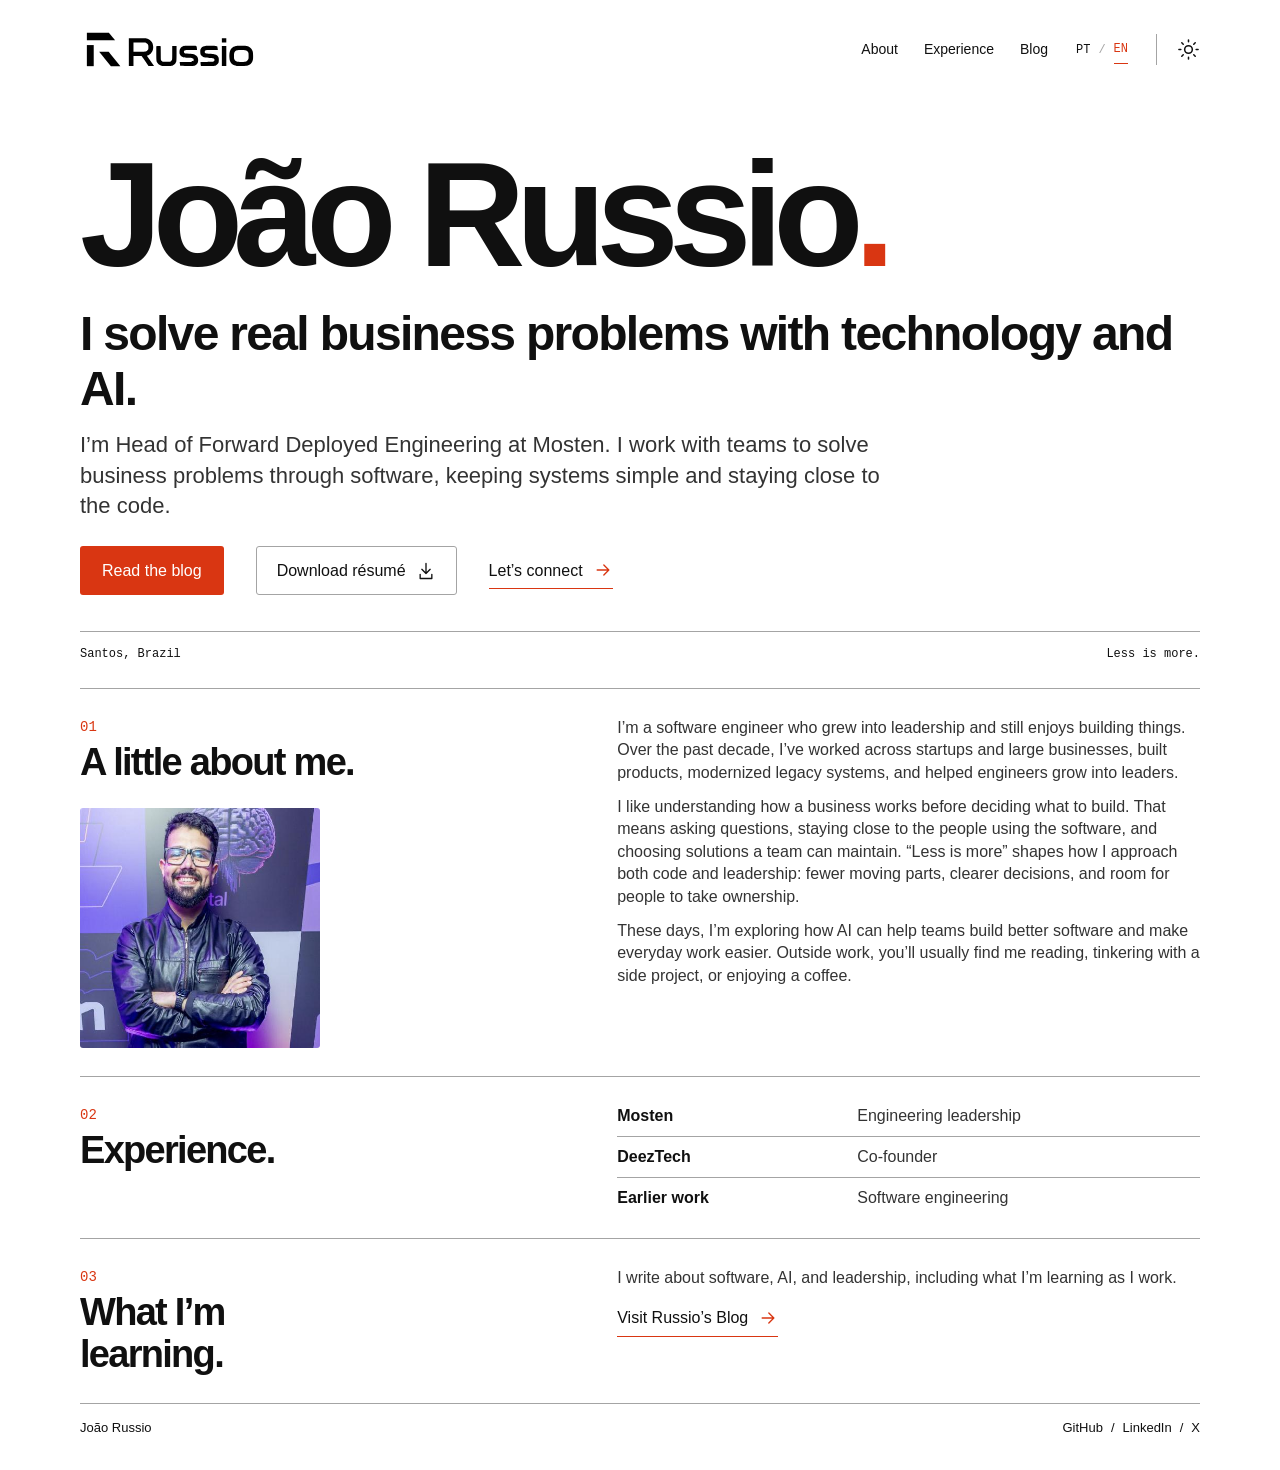
<file: index.html>
<!doctype html>
<html lang="en">
<head>
  <meta charset="utf-8">
  <meta name="viewport" content="width=device-width, initial-scale=1">
  <meta name="color-scheme" content="light dark">
  <title>João Russio | Engineering, AI &amp; Leadership</title>
  <meta name="description" content="I’m Head of Forward Deployed Engineering at Mosten. I build software, lead teams, and bring AI into everyday business.">
  <link rel="canonical" href="https://johnrenatodev.github.io/">
  <link rel="alternate" hreflang="en" href="https://johnrenatodev.github.io/">
  <link rel="alternate" hreflang="pt-BR" href="https://johnrenatodev.github.io/pt/">
  <link rel="alternate" hreflang="x-default" href="https://johnrenatodev.github.io/">
  <meta property="og:type" content="website">
  <meta property="og:url" content="https://johnrenatodev.github.io/">
  <meta property="og:title" content="João Russio | Engineering, AI &amp; Leadership">
  <meta property="og:description" content="I solve real business problems with technology and AI. I write about software, AI, leadership, and what I’m learning.">
  <meta property="og:image" content="https://johnrenatodev.github.io/img/joao-russio.jpg">
  <meta property="og:locale" content="en_US">
  <meta name="twitter:card" content="summary">
  <link rel="icon" href="/img/favicon.svg?v=2" type="image/svg+xml">
  <script>
    (() => {
      let language;
      try { language = localStorage.getItem('language'); } catch {}
      const explicitLanguage = new URLSearchParams(location.search).get('lang');
      if (explicitLanguage === 'pt' || (explicitLanguage !== 'en' &&
          (language === 'pt' || (!language && navigator.language.toLowerCase().startsWith('pt'))))) {
        document.documentElement.dataset.languageRedirect = 'true';
        location.replace('/pt/' + location.hash);
      }
      let theme;
      try { theme = localStorage.getItem('theme'); } catch {}
      document.documentElement.dataset.theme = theme === 'light' || theme === 'dark'
        ? theme : (matchMedia('(prefers-color-scheme: dark)').matches ? 'dark' : 'light');
    })();
  </script>
  <link rel="stylesheet" href="/css/portfolio.css?v=5">
  <script src="/js/portfolio.js?v=2" defer></script>
</head>
<body>
  <a class="skip-link" href="#main">Skip to content</a>
  <svg class="icon-definitions" xmlns="http://www.w3.org/2000/svg" aria-hidden="true">
    <symbol id="arrow" viewBox="0 0 24 24"><path d="M5 12h14m-6-6 6 6-6 6"/></symbol>
    <symbol id="download" viewBox="0 0 24 24"><path d="M12 3v12m-5-5 5 5 5-5M5 16v5h14v-5"/></symbol>
    <symbol id="sun" viewBox="0 0 24 24"><circle cx="12" cy="12" r="4"/><path d="M12 2v2m0 16v2M2 12h2m16 0h2M5 5l1.5 1.5m11 11L19 19M5 19l1.5-1.5m11-11L19 5"/></symbol>
    <symbol id="moon" viewBox="0 0 24 24"><path d="M20.5 14A9 9 0 0 1 10 3.5 9 9 0 1 0 20.5 14Z"/></symbol>
  </svg>
  <div class="page">
    <header class="site-header">
      <a class="wordmark" href="#main" aria-label="João Russio, home"><img class="logo-light" src="/img/russio-logo-preto.svg" width="180" height="47" alt="Russio"><img class="logo-dark" src="/img/russio-logo-branco.svg" width="180" height="47" alt="Russio"></a>
      <nav aria-label="Main navigation"><a href="#about">About</a><a href="#experiences">Experience</a><a href="#blog">Blog</a></nav>
      <nav class="language-switch" aria-label="Language">
        <a href="/pt/" lang="pt-BR" hreflang="pt-BR" data-language="pt" aria-label="Português">PT</a>
        <span aria-hidden="true">/</span>
        <a href="/?lang=en" lang="en" hreflang="en" data-language="en" aria-label="English" aria-current="page">EN</a>
      </nav>
      <button class="theme-toggle" type="button" aria-label="Switch to dark mode" hidden>
        <svg class="icon sun" aria-hidden="true"><use href="#sun"/></svg>
        <svg class="icon moon" aria-hidden="true"><use href="#moon"/></svg>
      </button>
    </header>
    <main id="main">
      <section class="hero" aria-labelledby="intro-title">
        <h1 id="intro-title">João Russio<span>.</span></h1>
        <h2>I solve real business problems with technology and AI.</h2>
        <p class="intro">I’m Head of Forward Deployed Engineering at Mosten. I work with teams to solve business problems through software, keeping systems simple and staying close to the code.</p>
        <div class="hero-actions">
          <a class="button" href="https://blog.russio.com.br/">Read the blog</a>
          <a class="resume-button" href="/downloads/joao-russio-cv-en.pdf?v=2" download="Joao-Russio-Resume-EN.pdf" aria-label="Download résumé in English (PDF)">Download résumé <svg class="icon" aria-hidden="true"><use href="#download"/></svg></a>
          <a class="text-link" href="https://www.linkedin.com/in/johnrenatodev/">Let’s connect <svg class="icon" aria-hidden="true"><use href="#arrow"/></svg></a>
        </div>
        <div class="hero-meta"><span>Santos, Brazil</span><span>Less is more.</span></div>
      </section>
      <section class="editorial-section" id="about" aria-labelledby="about-title">
        <div class="section-title">
          <span class="number" aria-hidden="true">01</span><h2 id="about-title">A little about me.</h2>
          <img class="about-photo" src="/img/joao-russio.jpg" width="460" height="460" alt="Portrait of João Russio" loading="lazy" decoding="async">
        </div>
        <div class="section-content">
          <p>I’m a software engineer who grew into leadership and still enjoys building things. Over the past decade, I’ve worked across startups and large businesses, built products, modernized legacy systems, and helped engineers grow into leaders.</p>
          <p>I like understanding how a business works before deciding what to build. That means asking questions, staying close to the people using the software, and choosing solutions a team can maintain. “Less is more” shapes how I approach both code and leadership: fewer moving parts, clearer decisions, and room for people to take ownership.</p>
          <p>These days, I’m exploring how AI can help teams build better software and make everyday work easier. Outside work, you’ll usually find me reading, tinkering with a side project, or enjoying a coffee.</p>
        </div>
      </section>
      <section class="editorial-section" id="experiences" aria-labelledby="experience-title">
        <div class="section-title"><span class="number" aria-hidden="true">02</span><h2 id="experience-title">Experience.</h2></div>
        <dl class="experience-list section-content">
          <div><dt>Mosten</dt><dd>Engineering leadership</dd></div>
          <div><dt>DeezTech</dt><dd>Co-founder</dd></div>
          <div><dt>Earlier work</dt><dd>Software engineering</dd></div>
        </dl>
      </section>
      <section class="editorial-section" id="blog" aria-labelledby="blog-title">
        <div class="section-title"><span class="number" aria-hidden="true">03</span><h2 id="blog-title">What I’m<br>learning.</h2></div>
        <div class="section-content"><p>I write about software, AI, and leadership, including what I’m learning as I work.</p><a class="text-link" href="https://blog.russio.com.br/">Visit Russio’s Blog <svg class="icon" aria-hidden="true"><use href="#arrow"/></svg></a></div>
      </section>
    </main>
    <footer><span>João Russio</span><nav aria-label="Social links"><a href="https://github.com/JohnRenatoDev">GitHub</a><span aria-hidden="true">/</span><a href="https://www.linkedin.com/in/johnrenatodev/">LinkedIn</a><span aria-hidden="true">/</span><a href="https://x.com/russio_dev">X</a></nav></footer>
  </div>
</body>
</html>
</file>
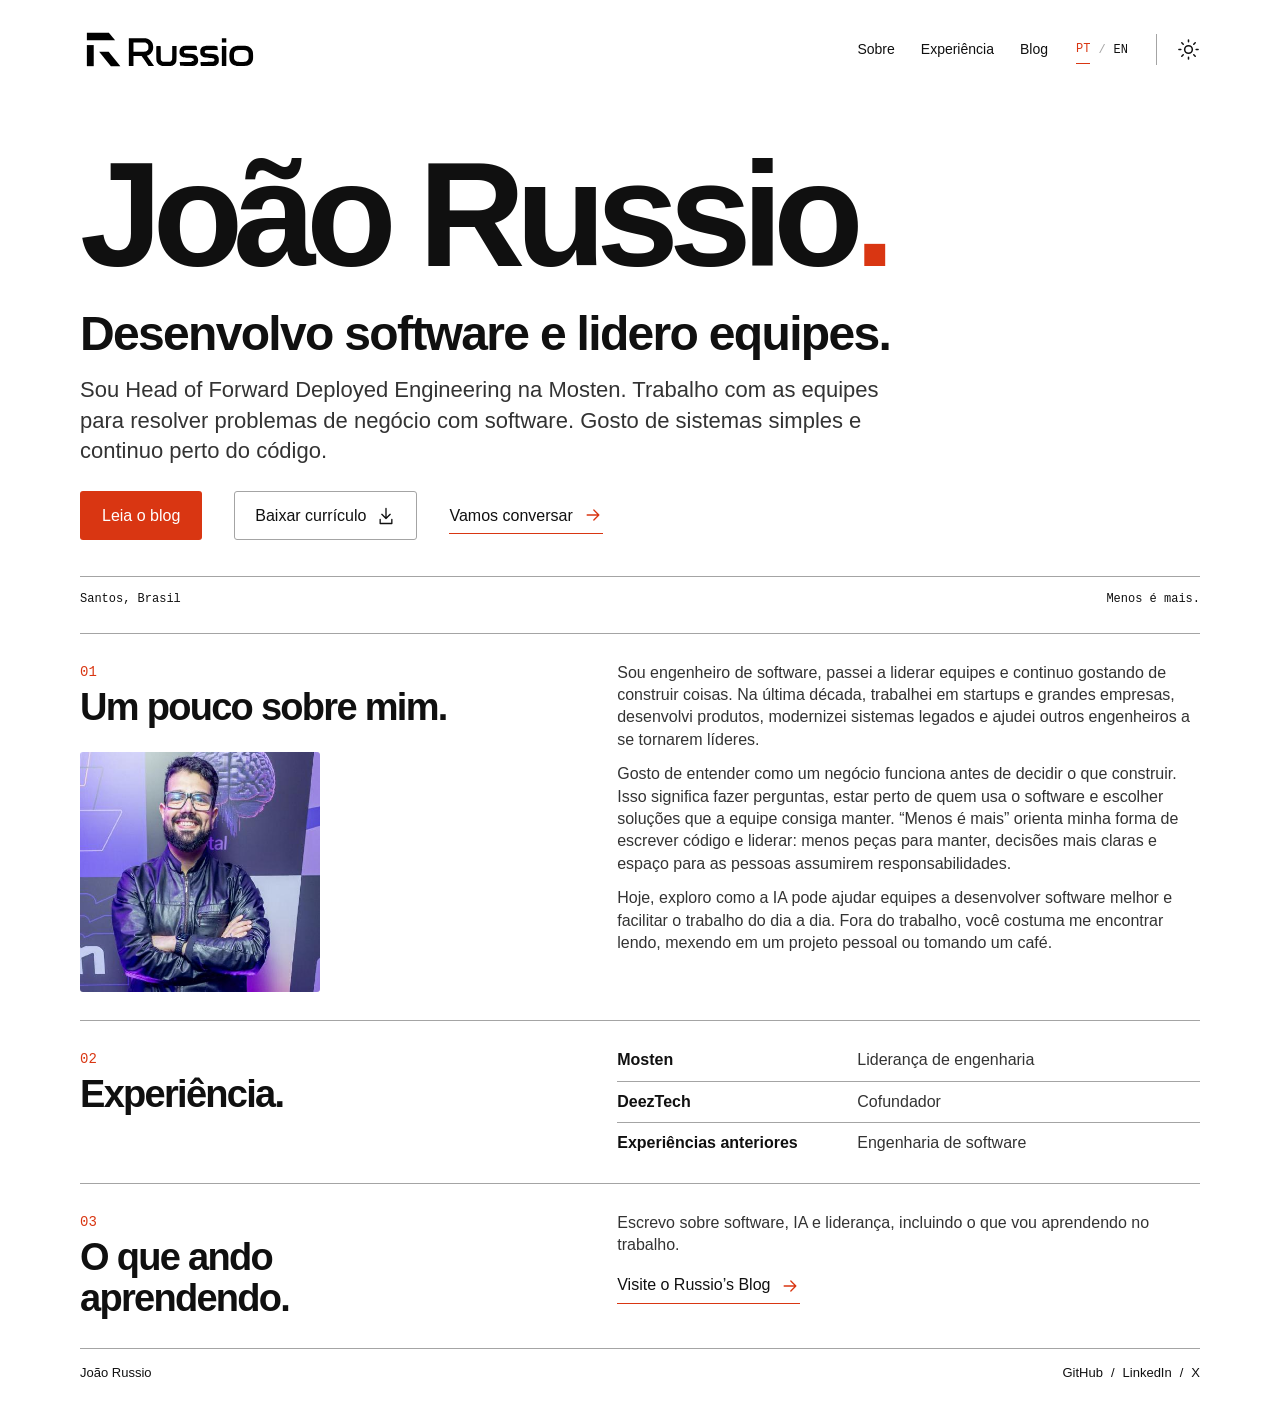
<file: pt/index.html>
<!doctype html>
<html lang="pt-BR">
<head>
  <meta charset="utf-8">
  <meta name="viewport" content="width=device-width, initial-scale=1">
  <meta name="color-scheme" content="light dark">
  <title>João Russio | Engenharia, IA e liderança</title>
  <meta name="description" content="Sou Head of Forward Deployed Engineering na Mosten. Desenvolvo software, lidero equipes e aplico IA no dia a dia dos negócios.">
  <link rel="canonical" href="https://johnrenatodev.github.io/pt/">
  <link rel="alternate" hreflang="en" href="https://johnrenatodev.github.io/">
  <link rel="alternate" hreflang="pt-BR" href="https://johnrenatodev.github.io/pt/">
  <link rel="alternate" hreflang="x-default" href="https://johnrenatodev.github.io/">
  <meta property="og:type" content="website">
  <meta property="og:url" content="https://johnrenatodev.github.io/pt/">
  <meta property="og:title" content="João Russio | Engenharia, IA e liderança">
  <meta property="og:description" content="Desenvolvo software e lidero equipes. Escrevo sobre software, IA, liderança e o que vou aprendendo.">
  <meta property="og:image" content="https://johnrenatodev.github.io/img/joao-russio.jpg">
  <meta property="og:locale" content="pt_BR">
  <meta name="twitter:card" content="summary">
  <link rel="icon" href="/img/favicon.svg?v=2" type="image/svg+xml">
  <script>
    (() => {
      let theme;
      try { theme = localStorage.getItem('theme'); } catch {}
      document.documentElement.dataset.theme = theme === 'light' || theme === 'dark'
        ? theme : (matchMedia('(prefers-color-scheme: dark)').matches ? 'dark' : 'light');
    })();
  </script>
  <link rel="stylesheet" href="/css/portfolio.css?v=5">
  <script src="/js/portfolio.js?v=2" defer></script>
</head>
<body>
  <a class="skip-link" href="#main">Pular para o conteúdo</a>
  <svg class="icon-definitions" xmlns="http://www.w3.org/2000/svg" aria-hidden="true">
    <symbol id="arrow" viewBox="0 0 24 24"><path d="M5 12h14m-6-6 6 6-6 6"/></symbol>
    <symbol id="download" viewBox="0 0 24 24"><path d="M12 3v12m-5-5 5 5 5-5M5 16v5h14v-5"/></symbol>
    <symbol id="sun" viewBox="0 0 24 24"><circle cx="12" cy="12" r="4"/><path d="M12 2v2m0 16v2M2 12h2m16 0h2M5 5l1.5 1.5m11 11L19 19M5 19l1.5-1.5m11-11L19 5"/></symbol>
    <symbol id="moon" viewBox="0 0 24 24"><path d="M20.5 14A9 9 0 0 1 10 3.5 9 9 0 1 0 20.5 14Z"/></symbol>
  </svg>
  <div class="page">
    <header class="site-header">
      <a class="wordmark" href="#main" aria-label="João Russio, início"><img class="logo-light" src="/img/russio-logo-preto.svg" width="180" height="47" alt="Russio"><img class="logo-dark" src="/img/russio-logo-branco.svg" width="180" height="47" alt="Russio"></a>
      <nav aria-label="Navegação principal"><a href="#about">Sobre</a><a href="#experiences">Experiência</a><a href="#blog">Blog</a></nav>
      <nav class="language-switch" aria-label="Idioma">
        <a href="/pt/" lang="pt-BR" hreflang="pt-BR" data-language="pt" aria-label="Português" aria-current="page">PT</a>
        <span aria-hidden="true">/</span>
        <a href="/?lang=en" lang="en" hreflang="en" data-language="en" aria-label="English">EN</a>
      </nav>
      <button class="theme-toggle" type="button" aria-label="Ativar modo escuro" hidden>
        <svg class="icon sun" aria-hidden="true"><use href="#sun"/></svg>
        <svg class="icon moon" aria-hidden="true"><use href="#moon"/></svg>
      </button>
    </header>
    <main id="main">
      <section class="hero" aria-labelledby="intro-title">
        <h1 id="intro-title">João Russio<span>.</span></h1>
        <h2>Desenvolvo software e lidero equipes.</h2>
        <p class="intro">Sou Head of Forward Deployed Engineering na Mosten. Trabalho com as equipes para resolver problemas de negócio com software. Gosto de sistemas simples e continuo perto do código.</p>
        <div class="hero-actions">
          <a class="button" href="https://blog.russio.com.br/">Leia o blog</a>
          <a class="resume-button" href="/downloads/joao-russio-cv-pt-br.pdf?v=2" download="Joao-Russio-Curriculo-PT-BR.pdf" aria-label="Baixar currículo em português (PDF)">Baixar currículo <svg class="icon" aria-hidden="true"><use href="#download"/></svg></a>
          <a class="text-link" href="https://www.linkedin.com/in/johnrenatodev/">Vamos conversar <svg class="icon" aria-hidden="true"><use href="#arrow"/></svg></a>
        </div>
        <div class="hero-meta"><span>Santos, Brasil</span><span>Menos é mais.</span></div>
      </section>
      <section class="editorial-section" id="about" aria-labelledby="about-title">
        <div class="section-title">
          <span class="number" aria-hidden="true">01</span><h2 id="about-title">Um pouco sobre mim.</h2>
          <img class="about-photo" src="/img/joao-russio.jpg" width="460" height="460" alt="Retrato de João Russio" loading="lazy" decoding="async">
        </div>
        <div class="section-content">
          <p>Sou engenheiro de software, passei a liderar equipes e continuo gostando de construir coisas. Na última década, trabalhei em startups e grandes empresas, desenvolvi produtos, modernizei sistemas legados e ajudei outros engenheiros a se tornarem líderes.</p>
          <p>Gosto de entender como um negócio funciona antes de decidir o que construir. Isso significa fazer perguntas, estar perto de quem usa o software e escolher soluções que a equipe consiga manter. “Menos é mais” orienta minha forma de escrever código e liderar: menos peças para manter, decisões mais claras e espaço para as pessoas assumirem responsabilidades.</p>
          <p>Hoje, exploro como a IA pode ajudar equipes a desenvolver software melhor e facilitar o trabalho do dia a dia. Fora do trabalho, você costuma me encontrar lendo, mexendo em um projeto pessoal ou tomando um café.</p>
        </div>
      </section>
      <section class="editorial-section" id="experiences" aria-labelledby="experience-title">
        <div class="section-title"><span class="number" aria-hidden="true">02</span><h2 id="experience-title">Experiência.</h2></div>
        <dl class="experience-list section-content">
          <div><dt>Mosten</dt><dd>Liderança de engenharia</dd></div>
          <div><dt>DeezTech</dt><dd>Cofundador</dd></div>
          <div><dt>Experiências anteriores</dt><dd>Engenharia de software</dd></div>
        </dl>
      </section>
      <section class="editorial-section" id="blog" aria-labelledby="blog-title">
        <div class="section-title"><span class="number" aria-hidden="true">03</span><h2 id="blog-title">O que ando<br>aprendendo.</h2></div>
        <div class="section-content"><p>Escrevo sobre software, IA e liderança, incluindo o que vou aprendendo no trabalho.</p><a class="text-link" href="https://blog.russio.com.br/">Visite o Russio’s Blog <svg class="icon" aria-hidden="true"><use href="#arrow"/></svg></a></div>
      </section>
    </main>
    <footer><span>João Russio</span><nav aria-label="Redes sociais"><a href="https://github.com/JohnRenatoDev">GitHub</a><span aria-hidden="true">/</span><a href="https://www.linkedin.com/in/johnrenatodev/">LinkedIn</a><span aria-hidden="true">/</span><a href="https://x.com/russio_dev">X</a></nav></footer>
  </div>
</body>
</html>
</file>
<file: css/portfolio.css>
:root { color-scheme: light; --bg: #fff; --text: #101010; --muted: #333; --line: #a4a4a4; --accent: #d93612; --hover: #b72c0e; font-family: Arial, Helvetica, sans-serif; background: var(--bg); color: var(--text); }
:root[data-theme="dark"] { color-scheme: dark; --bg: #101112; --text: #f3f3f3; --muted: #dedede; --line: #666; --accent: #ff572e; --hover: #ff704d; }
@media (prefers-color-scheme: dark) { :root:not([data-theme]) { color-scheme: dark; --bg: #101112; --text: #f3f3f3; --muted: #dedede; --line: #666; --accent: #ff572e; --hover: #ff704d; } }
* { box-sizing: border-box; }
html { scroll-behavior: smooth; scroll-padding-top: 28px; }
body { margin: 0; background: var(--bg); font-size: 16px; line-height: 1.45; }
a { color: inherit; text-decoration: none; }
a:hover { color: var(--accent); }
a, button { -webkit-tap-highlight-color: transparent; }
:focus-visible { outline: 2px solid var(--accent); outline-offset: 6px; }
button { font: inherit; color: inherit; }
.page { width: min(100% - 96px, 1120px); margin-inline: auto; }
.site-header { display: flex; align-items: center; gap: 28px; padding-block: 26px; }
.wordmark { display: inline-flex; align-items: center; flex-shrink: 0; width: 180px; }
.wordmark img { display: block; width: 100%; height: auto; }
.wordmark .logo-dark { display: none; }
[data-theme="dark"] .wordmark .logo-light { display: none; }
[data-theme="dark"] .wordmark .logo-dark { display: block; }
@media (prefers-color-scheme: dark) {
  :root:not([data-theme]) .wordmark .logo-light { display: none; }
  :root:not([data-theme]) .wordmark .logo-dark { display: block; }
}
h1 span { color: var(--accent); }
.site-header > nav:not(.language-switch) { margin-left: auto; display: flex; align-items: center; gap: 26px; font-size: 14px; }
.theme-toggle { border: 0; border-left: 1px solid var(--line); background: none; padding: 4px 0 4px 20px; cursor: pointer; display: flex; align-items: center; }
[hidden] { display: none !important; }
.theme-toggle:hover { color: var(--accent); }
.icon { width: 20px; height: 20px; fill: none; stroke: currentColor; stroke-width: 1.6; stroke-linecap: round; stroke-linejoin: round; flex-shrink: 0; }
.theme-toggle .icon { width: 23px; height: 23px; }
.moon, [data-theme="dark"] .sun { display: none; }
[data-theme="dark"] .moon { display: block; }
.hero { padding-top: clamp(22px, 3vw, 54px); }
h1, h2, p { margin: 0; }
h1 { font-size: clamp(70px, 12.6vw, 148px); line-height: 1.04; letter-spacing: -.065em; font-weight: 800; }
.hero h2 { font-size: clamp(28px, 4.7vw, 48px); letter-spacing: -.035em; line-height: 1.15; margin-top: 14px; }
.intro { font-size: clamp(18px, 2.75vw, 22px); line-height: 1.4; max-width: 820px; margin-top: 14px; color: var(--muted); text-wrap: pretty; }
.hero-actions { display: flex; flex-wrap: wrap; align-items: center; gap: 32px; margin-top: 24px; }
.button { display: inline-flex; justify-content: center; background: var(--accent); color: #fff; border-radius: 3px; padding: 13px 22px; font-size: 16px; font-weight: 500; transition: background .15s ease; }
[data-theme="dark"] .button { color: #101112; }
.button:hover { background: var(--hover); color: #fff; }
[data-theme="dark"] .button:hover { color: #101112; }
.text-link { display: inline-flex; align-items: center; gap: 10px; border-bottom: 1px solid var(--accent); padding-block: 6px; font-size: 16px; }
.text-link .icon { color: var(--accent); transition: transform .15s ease; }
.text-link:hover .icon { transform: translateX(3px); }
.hero-meta { display: flex; justify-content: space-between; border-top: 1px solid var(--line); margin-top: 36px; padding-block: 14px 24px; font-family: ui-monospace, SFMono-Regular, Consolas, monospace; font-size: 12px; }
.editorial-section { border-top: 1px solid var(--line); display: grid; grid-template-columns: .86fr 1fr; gap: 36px; padding-block: 28px; }
.number { display: block; font: 14px/1.5 ui-monospace, SFMono-Regular, Consolas, monospace; color: var(--accent); margin-bottom: 4px; }
.section-title h2 { font-size: clamp(28px, 4.4vw, 38px); letter-spacing: -.045em; line-height: 1.1; }
.about-photo { display: block; width: min(100%, 240px); height: auto; aspect-ratio: 1; object-fit: cover; border-radius: 3px; margin-top: 24px; }
.section-content { font-size: clamp(14px, 1.6vw, 16px); line-height: 1.4; color: var(--muted); margin: 0; }
.section-content p + p { margin-top: 12px; }
.section-content .text-link { margin-top: 12px; color: var(--text); }
.experience-list > div { display: grid; grid-template-columns: .85fr 1.3fr; gap: 16px; padding-block: 9px; border-bottom: 1px solid var(--line); }
.experience-list > div:first-child { padding-top: 0; }
.experience-list > div:last-child { border-bottom: 0; padding-bottom: 0; }
dt { font-weight: 700; color: var(--text); }
dd { margin: 0; }
footer { display: flex; justify-content: space-between; align-items: center; gap: 20px; padding-block: 15px 32px; border-top: 1px solid var(--line); font-size: 13px; }
footer nav { display: flex; gap: 8px; }
.icon-definitions { position: absolute; width: 0; height: 0; overflow: hidden; }
.skip-link { position: absolute; left: 16px; top: -80px; padding: 12px 16px; background: var(--text); color: var(--bg); z-index: 10; }
.skip-link:focus { top: 12px; }
@media (max-width: 600px) {
  .page { width: calc(100% - 40px); }
  .site-header { gap: 16px; padding-block: 24px; }
  .wordmark { width: 128px; }
  .site-header > nav:not(.language-switch) { gap: 15px; font-size: 12px; }
  .theme-toggle { padding-left: 12px; }
  .theme-toggle .icon { width: 20px; height: 20px; }
  .hero { padding-top: 36px; }
  h1 { font-size: clamp(50px, 13.2vw, 78px); }
  .hero h2 { font-size: 30px; max-width: 380px; margin-top: 18px; }
  .intro { font-size: 18px; margin-top: 18px; }
  .hero-actions { gap: 24px; flex-wrap: wrap; margin-top: 26px; }
  .button, .text-link { font-size: 14px; }
  .hero-meta { margin-top: 36px; }
  .editorial-section { grid-template-columns: 1fr; gap: 20px; padding-block: 30px; }
  .section-title h2 { font-size: 30px; }
  .section-content { font-size: 16px; }
  .experience-list > div { grid-template-columns: 1fr 1.5fr; }
  footer { padding-block: 20px 28px; font-size: 12px; }
}
@media (max-width: 360px) { .site-header { gap: 10px; } .site-header > nav:not(.language-switch) { gap: 10px; } .hero-actions { gap: 16px; } }
@media (prefers-reduced-motion: reduce) { html { scroll-behavior: auto; } *, *::before, *::after { transition: none !important; } }

/* The language links also work without JavaScript. */
.site-header .language-switch { display: flex; align-items: center; gap: 8px; margin: 0; font: 12px/1.5 ui-monospace, SFMono-Regular, Consolas, monospace; }
.language-switch a { padding-block: 5px; }
.language-switch [aria-current="page"] { color: var(--accent); border-bottom: 1px solid currentColor; }
.language-switch span { color: var(--line); }
@media (max-width: 600px) {
  .site-header { flex-wrap: wrap; row-gap: 18px; }
  .site-header .language-switch { margin-left: auto; }
  .site-header > nav:not(.language-switch) { order: 3; flex-basis: 100%; justify-content: flex-end; gap: 24px; }
}

.resume-button { display: inline-flex; align-items: center; justify-content: center; gap: 10px; padding: 12px 20px; border: 1px solid var(--line); border-radius: 3px; color: var(--text); font-size: 16px; font-weight: 500; }
.resume-button:hover { border-color: var(--accent); color: var(--accent); }
@media (max-width: 600px) { .resume-button { font-size: 14px; } }
</file>
